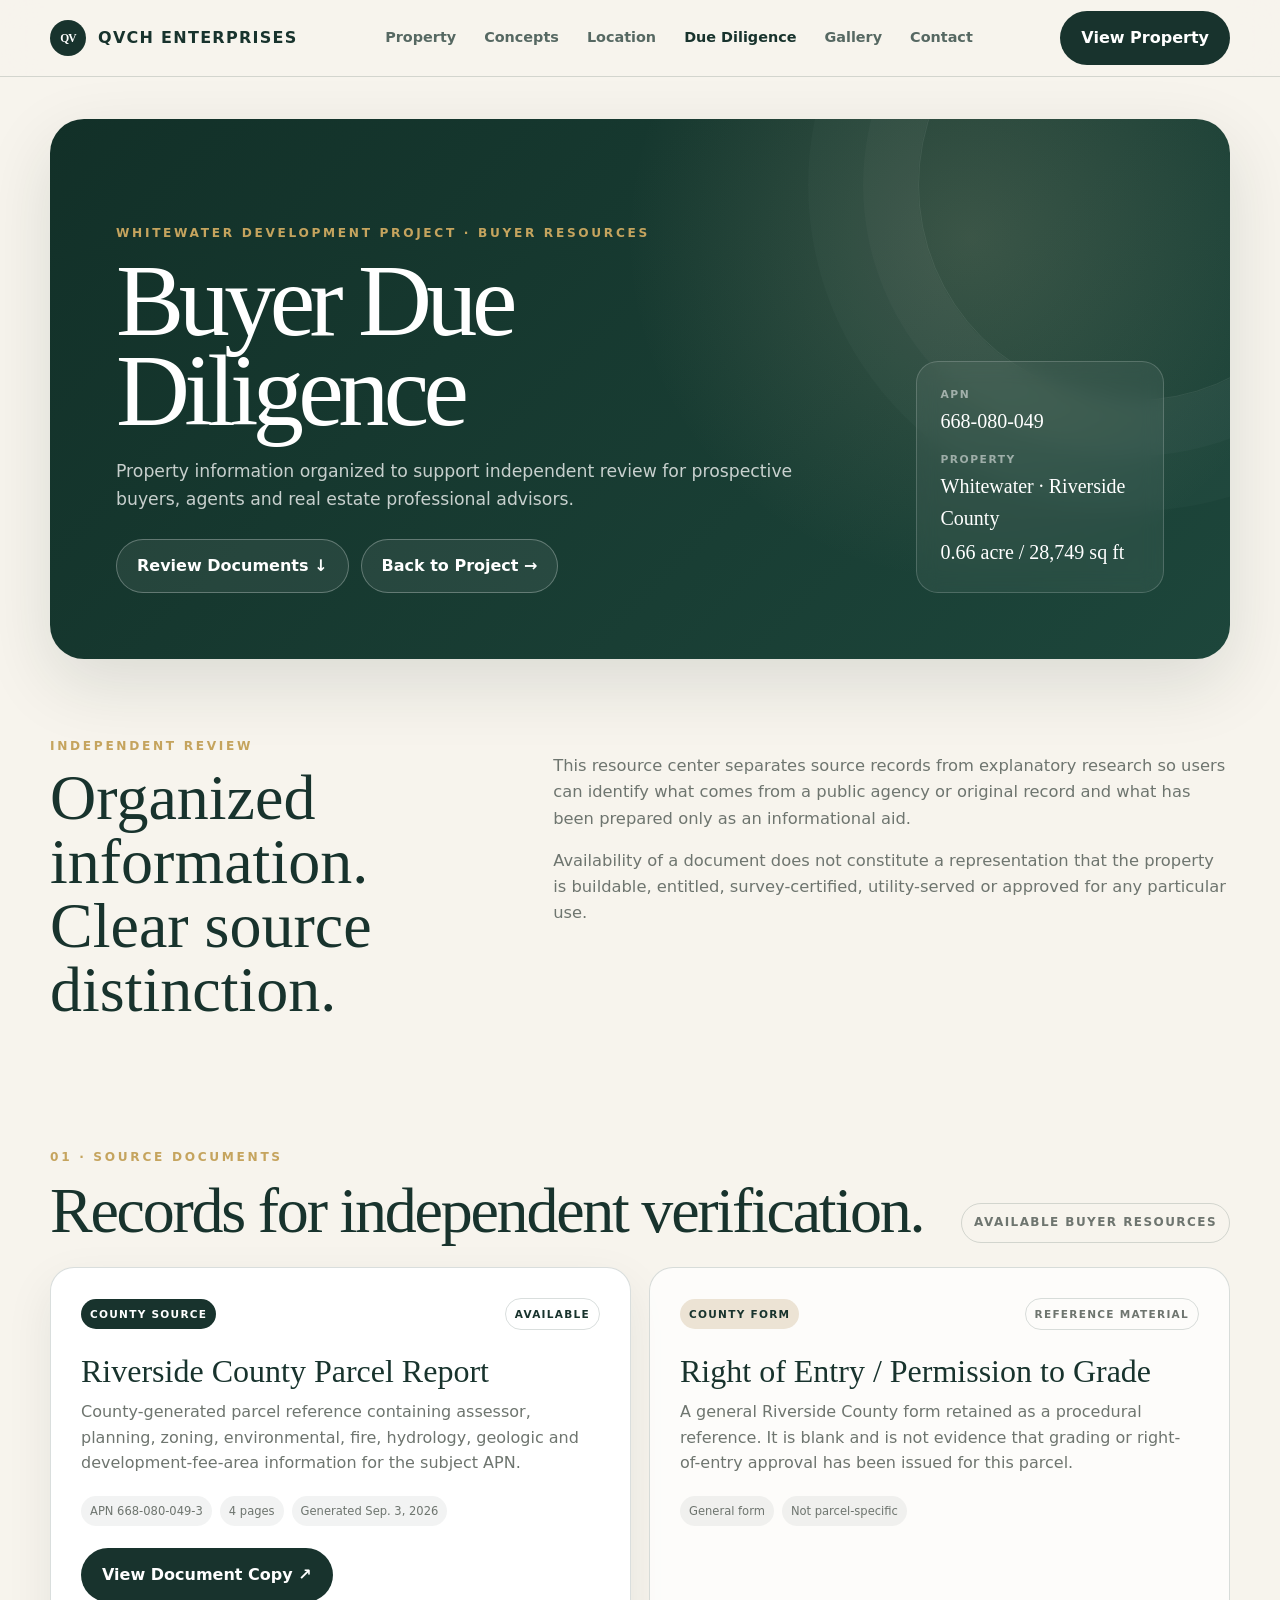
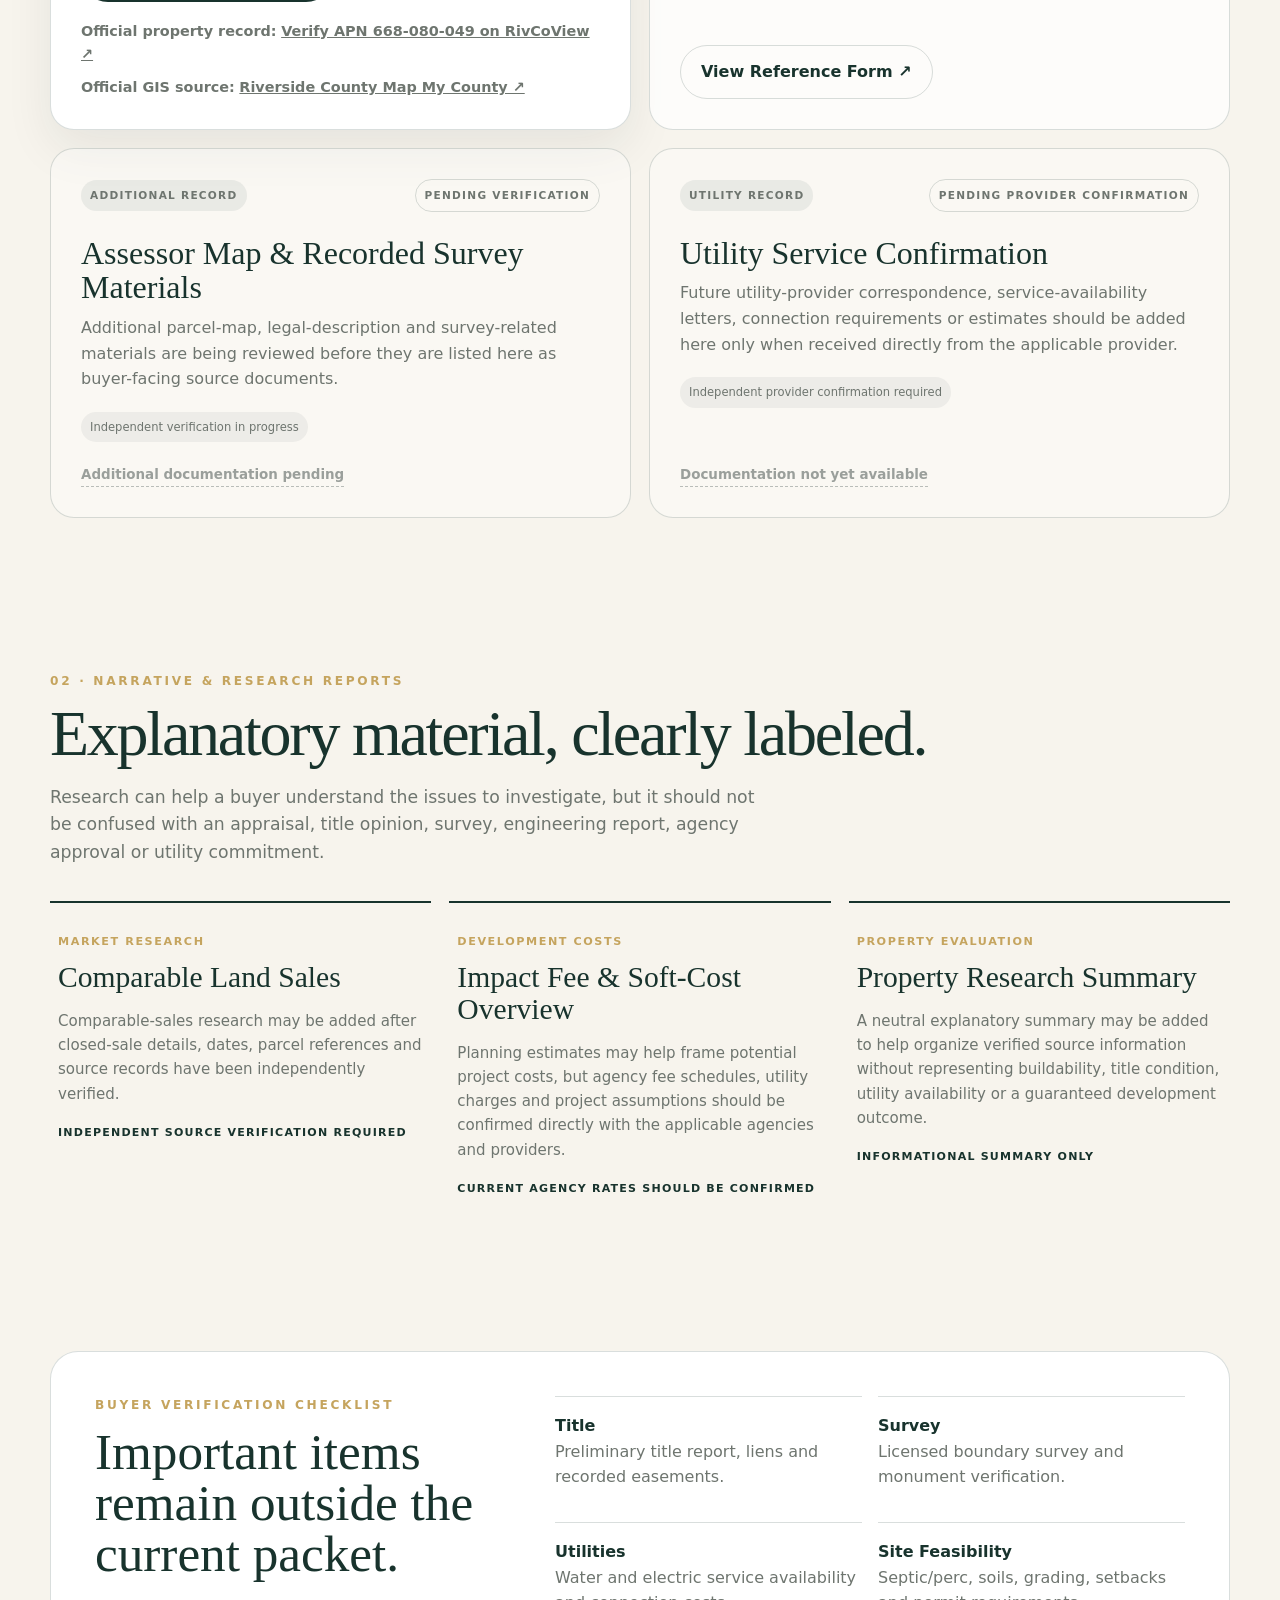
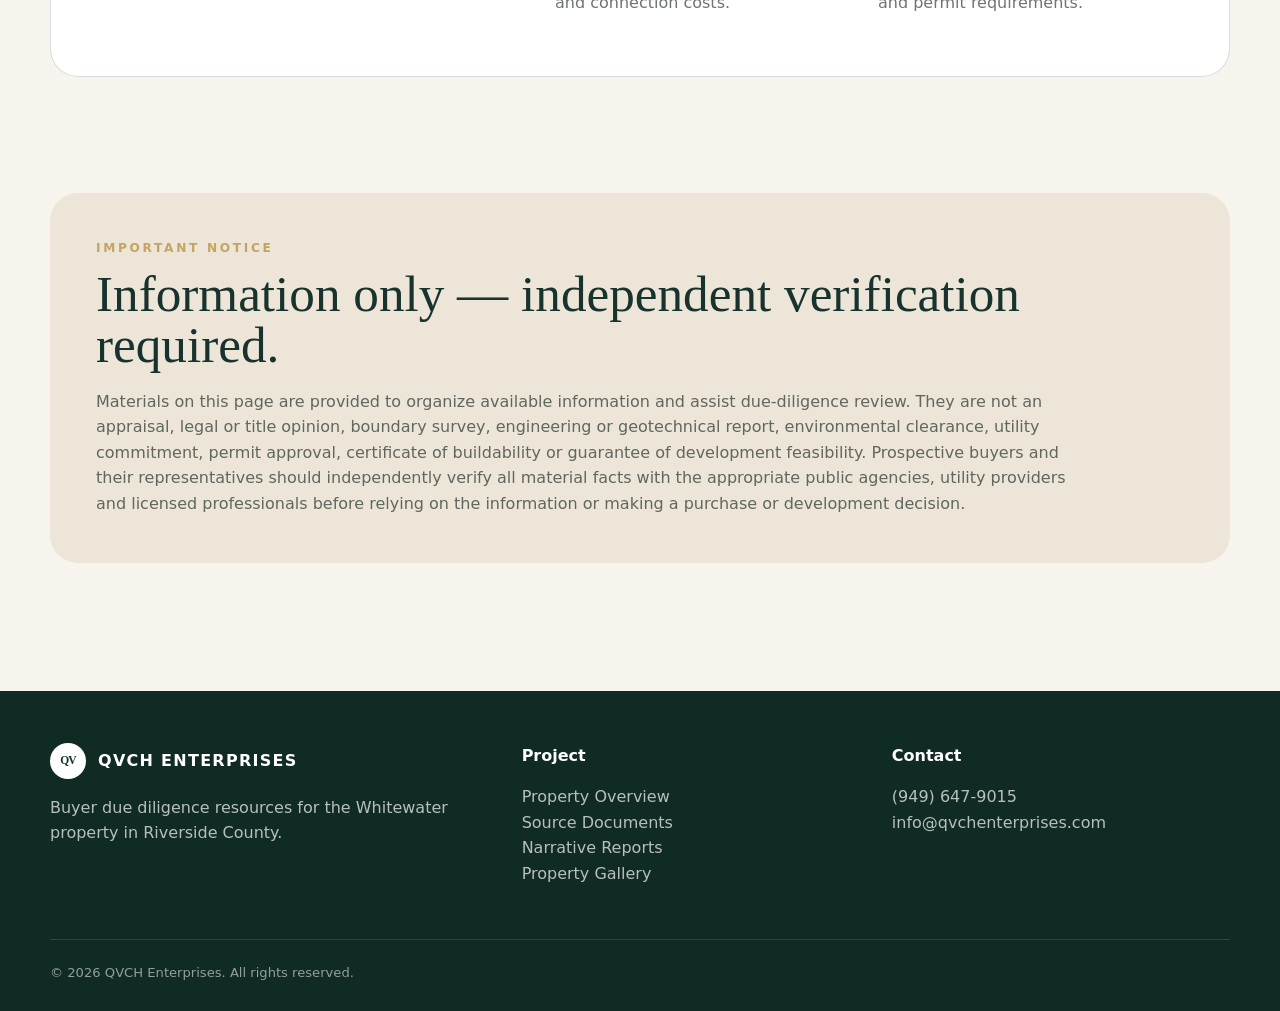
<file: due-diligence.html>
<!doctype html>
<html lang="en">
<head>
  <meta charset="utf-8">
  <meta name="viewport" content="width=device-width,initial-scale=1">
  <meta name="description" content="Buyer due diligence resources for the Whitewater property by QVCH Enterprises, APN 668-080-049.">
  <title>Buyer Due Diligence | Whitewater Property</title>
  <link rel="stylesheet" href="assets/css/styles-v4.css">
</head>
<body>
<nav class="nav">
  <div class="container nav-inner">
    <a class="brand" href="index.html"><span class="brand-mark brand-qv">QV</span><span>QVCH ENTERPRISES</span></a>
    <button class="menu-btn" aria-label="Open menu" aria-expanded="false">☰</button>
    <div class="nav-links">
      <a href="index.html#property">Property</a>
      <a href="index.html#concepts">Concepts</a>
      <a href="index.html#location">Location</a>
      <a class="active" href="due-diligence.html">Due Diligence</a>
      <a href="index.html#gallery">Gallery</a>
      <a href="index.html#contact">Contact</a>
    </div>
    <a class="nav-cta" href="index.html">View Property</a>
  </div>
</nav>

<header class="dd-hero">
  <div class="container">
    <div class="dd-hero-panel">
      <div class="dd-hero-copy">
        <div class="eyebrow">Whitewater Development Project · Buyer Resources</div>
        <h1>Buyer Due Diligence</h1>
        <p>Property information organized to support independent review for prospective buyers, agents and real estate professional advisors.</p>
        <div class="hero-actions">
          <a class="btn btn-light" href="#source-documents">Review Documents ↓</a>
          <a class="btn btn-light" href="index.html">Back to Project →</a>
        </div>
      </div>
      <div class="dd-hero-note">
        <span>APN</span><strong>668-080-049</strong>
        <span>Property</span><strong>Whitewater · Riverside County</strong><strong>0.66 acre / 28,749 sq ft</strong>
      </div>
    </div>
  </div>
</header>

<section class="section-sm">
  <div class="container dd-intro-grid">
    <div><div class="eyebrow">Independent Review</div><h2>Organized information. Clear source distinction.</h2></div>
    <div>
      <p>This resource center separates source records from explanatory research so users can identify what comes from a public agency or original record and what has been prepared only as an informational aid.</p>
      <p>Availability of a document does not constitute a representation that the property is buildable, entitled, survey-certified, utility-served or approved for any particular use.</p>
    </div>
  </div>
</section>

<section class="section-sm" id="source-documents">
  <div class="container">
    <div class="section-head-row">
      <div><div class="eyebrow">01 · Source Documents</div><h2 class="section-title compact-title">Records for independent verification.</h2></div>
      <span class="dd-status-note">Available buyer resources</span>
    </div>
    <div class="document-grid">
      <article class="document-card featured-doc">
        <div class="doc-top"><span class="doc-type source">County Source</span><span class="doc-status ready">Available</span></div>
        <h3>Riverside County Parcel Report</h3>
        <p>County-generated parcel reference containing assessor, planning, zoning, environmental, fire, hydrology, geologic and development-fee-area information for the subject APN.</p>
        <div class="doc-meta"><span>APN 668-080-049-3</span><span>4 pages</span><span>Generated Sep. 3, 2026</span></div>
        <a class="btn btn-dark" href="https://drive.google.com/file/d/18svM5lJlfaCfnuAw5YhsLQyIYKlV-qm8/view" target="_blank" rel="noopener">View Document Copy ↗</a>
        <p style="margin:18px 0 0;font-size:.9rem;"><strong>Official property record:</strong> <a href="https://rivcoview.rivcoacr.org/#/Property-Search/668080049" target="_blank" rel="noopener" style="text-decoration:underline;font-weight:800;">Verify APN 668-080-049 on RivCoView ↗</a></p>
        <p style="margin:10px 0 0;font-size:.9rem;"><strong>Official GIS source:</strong> <a href="https://gis1.countyofriverside.us/Html5Viewer/index.html?viewer=MMC_Public" target="_blank" rel="noopener" style="text-decoration:underline;font-weight:800;">Riverside County Map My County ↗</a></p>
      </article>

      <article class="document-card">
        <div class="doc-top"><span class="doc-type reference">County Form</span><span class="doc-status contextual">Reference Material</span></div>
        <h3>Right of Entry / Permission to Grade</h3>
        <p>A general Riverside County form retained as a procedural reference. It is blank and is not evidence that grading or right-of-entry approval has been issued for this parcel.</p>
        <div class="doc-meta"><span>General form</span><span>Not parcel-specific</span></div>
        <a class="btn btn-outline" href="https://drive.google.com/file/d/1dsmRkIGan6azvP2hgW1dOGWF7chAsEEo/view" target="_blank" rel="noopener">View Reference Form ↗</a>
      </article>

      <article class="document-card muted-doc">
        <div class="doc-top"><span class="doc-type pending">Additional Record</span><span class="doc-status review">Pending Verification</span></div>
        <h3>Assessor Map & Recorded Survey Materials</h3>
        <p>Additional parcel-map, legal-description and survey-related materials are being reviewed before they are listed here as buyer-facing source documents.</p>
        <div class="doc-meta"><span>Independent verification in progress</span></div>
        <span class="disabled-action">Additional documentation pending</span>
      </article>

      <article class="document-card muted-doc">
        <div class="doc-top"><span class="doc-type pending">Utility Record</span><span class="doc-status review">Pending Provider Confirmation</span></div>
        <h3>Utility Service Confirmation</h3>
        <p>Future utility-provider correspondence, service-availability letters, connection requirements or estimates should be added here only when received directly from the applicable provider.</p>
        <div class="doc-meta"><span>Independent provider confirmation required</span></div>
        <span class="disabled-action">Documentation not yet available</span>
      </article>
    </div>
  </div>
</section>

<section class="section" id="narrative-reports">
  <div class="container">
    <div class="eyebrow">02 · Narrative & Research Reports</div>
    <h2 class="section-title">Explanatory material, clearly labeled.</h2>
    <p class="lead">Research can help a buyer understand the issues to investigate, but it should not be confused with an appraisal, title opinion, survey, engineering report, agency approval or utility commitment.</p>
    <div class="report-review-grid">
      <article class="review-card"><span>Market Research</span><h3>Comparable Land Sales</h3><p>Comparable-sales research may be added after closed-sale details, dates, parcel references and source records have been independently verified.</p><strong>INDEPENDENT SOURCE VERIFICATION REQUIRED</strong></article>
      <article class="review-card"><span>Development Costs</span><h3>Impact Fee & Soft-Cost Overview</h3><p>Planning estimates may help frame potential project costs, but agency fee schedules, utility charges and project assumptions should be confirmed directly with the applicable agencies and providers.</p><strong>CURRENT AGENCY RATES SHOULD BE CONFIRMED</strong></article>
      <article class="review-card"><span>Property Evaluation</span><h3>Property Research Summary</h3><p>A neutral explanatory summary may be added to help organize verified source information without representing buildability, title condition, utility availability or a guaranteed development outcome.</p><strong>INFORMATIONAL SUMMARY ONLY</strong></article>
    </div>
  </div>
</section>

<section class="section-sm">
  <div class="container dd-callout">
    <div><div class="eyebrow">Buyer Verification Checklist</div><h2>Important items remain outside the current packet.</h2></div>
    <div class="checklist-grid">
      <p><strong>Title</strong><br>Preliminary title report, liens and recorded easements.</p>
      <p><strong>Survey</strong><br>Licensed boundary survey and monument verification.</p>
      <p><strong>Utilities</strong><br>Water and electric service availability and connection costs.</p>
      <p><strong>Site Feasibility</strong><br>Septic/perc, soils, grading, setbacks and permit requirements.</p>
    </div>
  </div>
</section>

<section class="section-sm">
  <div class="container disclaimer-panel">
    <div class="eyebrow">Important Notice</div>
    <h2>Information only — independent verification required.</h2>
    <p>Materials on this page are provided to organize available information and assist due-diligence review. They are not an appraisal, legal or title opinion, boundary survey, engineering or geotechnical report, environmental clearance, utility commitment, permit approval, certificate of buildability or guarantee of development feasibility. Prospective buyers and their representatives should independently verify all material facts with the appropriate public agencies, utility providers and licensed professionals before relying on the information or making a purchase or development decision.</p>
  </div>
</section>

<footer class="footer">
  <div class="container">
    <div class="footer-grid">
      <div><div class="brand"><span class="brand-mark brand-qv footer-mark">QV</span><span>QVCH ENTERPRISES</span></div><p>Buyer due diligence resources for the Whitewater property in Riverside County.</p></div>
      <div><strong>Project</strong><p><a href="index.html#property">Property Overview</a><br><a href="#source-documents">Source Documents</a><br><a href="#narrative-reports">Narrative Reports</a><br><a href="index.html#gallery">Property Gallery</a></p></div>
      <div><strong>Contact</strong><p><a href="tel:+19496479015">(949) 647-9015</a><br><a href="mailto:info@qvchenterprises.com">info@qvchenterprises.com</a></p></div>
    </div>
    <div class="footer-bottom">© <span data-year></span> QVCH Enterprises. All rights reserved.</div>
  </div>
</footer>

<script>
  document.querySelector('[data-year]').textContent = new Date().getFullYear();
  const menuButton = document.querySelector('.menu-btn');
  const navLinks = document.querySelector('.nav-links');
  menuButton.addEventListener('click', () => {
    const open = navLinks.classList.toggle('open');
    menuButton.setAttribute('aria-expanded', String(open));
  });
</script>
</body>
</html>
</file>
<file: assets/css/styles-v4.css>
:root{--ink:#18332d;--ink-2:#284d44;--sand:#d7c3a0;--paper:#f7f4ed;--white:#fff;--muted:#6e756f;--line:rgba(24,51,45,.16);--gold:#c5a45e;--shadow:0 24px 70px rgba(20,42,36,.12)}
*{box-sizing:border-box}html{scroll-behavior:smooth}body{margin:0;font-family:Inter,ui-sans-serif,system-ui,-apple-system,BlinkMacSystemFont,"Segoe UI",sans-serif;background:var(--paper);color:var(--ink);line-height:1.6}a{color:inherit;text-decoration:none}button{font:inherit}.container{width:min(1180px,calc(100% - 40px));margin-inline:auto}.eyebrow{font-size:.76rem;letter-spacing:.22em;text-transform:uppercase;font-weight:800;color:var(--gold)}.section{padding:96px 0}.section-sm{padding:58px 0}.section-title{font-family:Georgia,"Times New Roman",serif;font-size:clamp(2.25rem,5vw,4.9rem);line-height:.98;margin:12px 0 18px;font-weight:500;letter-spacing:-.035em}.lead{font-size:1.08rem;color:var(--muted);max-width:720px}
.nav{position:sticky;top:0;z-index:100;background:rgba(247,244,237,.92);backdrop-filter:blur(18px);border-bottom:1px solid var(--line)}.nav-inner{min-height:76px;display:flex;align-items:center;justify-content:space-between;gap:24px}.brand{display:flex;align-items:center;gap:12px;font-weight:900;letter-spacing:.08em}.brand-mark{width:36px;height:36px;border-radius:50%;display:grid;place-items:center;background:var(--ink);color:white;font-family:Georgia,serif;font-size:1.08rem}.brand-qv{font-size:.72rem;letter-spacing:-.08em;font-family:Georgia,"Times New Roman",serif;font-weight:700}.nav-links{display:flex;align-items:center;gap:28px;font-size:.9rem;font-weight:700}.nav-links a{opacity:.72}.nav-links a:hover,.nav-links a.active{opacity:1}.nav-cta,.btn{display:inline-flex;align-items:center;justify-content:center;gap:10px;padding:13px 20px;border-radius:999px;font-weight:800;border:1px solid transparent;transition:.2s ease}.btn-dark,.nav-cta{background:var(--ink);color:white}.btn-dark:hover,.nav-cta:hover{background:var(--ink-2)}.btn-light{border-color:rgba(255,255,255,.28);color:white;background:rgba(255,255,255,.07)}.btn-outline{border-color:var(--line);background:transparent}.menu-btn{display:none;border:0;background:transparent;font-size:1.5rem;color:var(--ink)}.hero-actions{display:flex;gap:12px;flex-wrap:wrap;margin-top:26px}
.footer{background:#102a24;color:white;padding:52px 0 28px;margin-top:70px}.footer-grid{display:grid;grid-template-columns:1.3fr 1fr 1fr;gap:32px}.footer p,.footer a{color:rgba(255,255,255,.7)}.footer-bottom{border-top:1px solid rgba(255,255,255,.12);margin-top:36px;padding-top:22px;font-size:.82rem;color:rgba(255,255,255,.55)}.footer-mark{background:white;color:var(--ink)}
.section-head-row{display:flex;justify-content:space-between;align-items:end;gap:20px;flex-wrap:wrap;margin-bottom:24px}.compact-title{font-size:clamp(2.5rem,5vw,4.1rem);margin-bottom:0}
.dd-hero{padding:42px 0 20px}.dd-hero-panel{min-height:540px;border-radius:34px;padding:66px;display:grid;grid-template-columns:1.5fr .5fr;gap:54px;align-items:end;background:radial-gradient(circle at 78% 22%,rgba(215,195,160,.18),transparent 34%),linear-gradient(135deg,#123028,#1d463b);color:white;box-shadow:var(--shadow);overflow:hidden;position:relative}.dd-hero-panel:after{content:"";position:absolute;right:-120px;top:-150px;width:430px;height:430px;border:1px solid rgba(255,255,255,.08);border-radius:50%;box-shadow:0 0 0 55px rgba(255,255,255,.025),0 0 0 110px rgba(255,255,255,.018)}.dd-hero-copy{position:relative;z-index:1}.dd-hero-copy h1{font-family:Georgia,serif;font-size:clamp(4rem,8vw,7.4rem);font-weight:500;letter-spacing:-.055em;line-height:.88;margin:12px 0 22px}.dd-hero-copy p{font-size:1.08rem;max-width:720px;color:rgba(255,255,255,.76)}.dd-hero-note{position:relative;z-index:1;padding:24px;border:1px solid rgba(255,255,255,.18);border-radius:22px;background:rgba(255,255,255,.06);backdrop-filter:blur(10px)}.dd-hero-note span{display:block;font-size:.67rem;letter-spacing:.14em;text-transform:uppercase;color:rgba(255,255,255,.52);font-weight:800;margin-top:14px}.dd-hero-note span:first-child{margin-top:0}.dd-hero-note strong{display:block;font-family:Georgia,serif;font-size:1.25rem;font-weight:500;margin-top:2px}
.dd-intro-grid{display:grid;grid-template-columns:.8fr 1.2fr;gap:52px}.dd-intro-grid h2{font-family:Georgia,serif;font-size:clamp(2.6rem,5vw,4.5rem);font-weight:500;line-height:1;margin:10px 0}.dd-intro-grid p{color:var(--muted);font-size:1.02rem}.dd-status-note{font-size:.75rem;letter-spacing:.12em;text-transform:uppercase;font-weight:800;color:var(--muted);padding:9px 12px;border:1px solid var(--line);border-radius:999px}.document-grid{display:grid;grid-template-columns:1fr 1fr;gap:18px}.document-card{border:1px solid var(--line);border-radius:24px;padding:30px;background:rgba(255,255,255,.72);display:flex;flex-direction:column;min-height:330px}.document-card.featured-doc{background:white;box-shadow:0 18px 48px rgba(20,42,36,.08)}.muted-doc{background:rgba(255,255,255,.35)}.doc-top{display:flex;justify-content:space-between;align-items:center;gap:12px;flex-wrap:wrap}.doc-type,.doc-status{font-size:.66rem;letter-spacing:.12em;text-transform:uppercase;font-weight:900;padding:7px 9px;border-radius:999px}.doc-type.source{background:var(--ink);color:white}.doc-type.reference{background:#ece3d4;color:var(--ink)}.doc-type.pending{background:rgba(24,51,45,.07);color:var(--muted)}.doc-status{border:1px solid var(--line)}.doc-status.ready{color:var(--ink)}.doc-status.contextual,.doc-status.review{color:var(--muted)}.document-card h3{font-family:Georgia,serif;font-size:2rem;font-weight:500;line-height:1.08;margin:24px 0 10px}.document-card p{color:var(--muted);margin-top:0}.doc-meta{display:flex;flex-wrap:wrap;gap:8px;margin:4px 0 22px}.doc-meta span{font-size:.72rem;background:rgba(24,51,45,.055);border-radius:999px;padding:6px 9px;color:var(--muted)}.document-card .btn{align-self:flex-start;margin-top:auto}.disabled-action{margin-top:auto;align-self:flex-start;font-weight:800;font-size:.84rem;color:#9a9f9b;border-bottom:1px dashed #b9bdb9}
.report-review-grid{display:grid;grid-template-columns:repeat(3,1fr);gap:18px;margin-top:34px}.review-card{border-top:2px solid var(--ink);padding:24px 8px 0}.review-card>span{font-size:.7rem;letter-spacing:.14em;text-transform:uppercase;font-weight:900;color:var(--gold)}.review-card h3{font-family:Georgia,serif;font-size:1.85rem;line-height:1.08;font-weight:500;margin:10px 0}.review-card p{color:var(--muted);font-size:.94rem}.review-card strong{display:block;margin-top:18px;font-size:.69rem;letter-spacing:.11em;color:var(--ink)}.dd-callout{background:white;border:1px solid var(--line);border-radius:28px;padding:44px;display:grid;grid-template-columns:.8fr 1.2fr;gap:40px}.dd-callout h2{font-family:Georgia,serif;font-size:clamp(2.2rem,4vw,3.5rem);font-weight:500;line-height:1;margin:10px 0}.checklist-grid{display:grid;grid-template-columns:1fr 1fr;gap:16px}.checklist-grid p{margin:0;padding:16px 0;border-top:1px solid var(--line);color:var(--muted)}.checklist-grid strong{color:var(--ink)}.disclaimer-panel{background:#ece5d8;border-radius:28px;padding:46px}.disclaimer-panel h2{font-family:Georgia,serif;font-size:clamp(2.3rem,4vw,3.8rem);font-weight:500;line-height:1;margin:10px 0 18px}.disclaimer-panel p{color:#5f675f;max-width:1000px;margin-bottom:0}
@media(max-width:900px){.nav-links{display:none;position:absolute;left:20px;right:20px;top:74px;background:var(--paper);border:1px solid var(--line);border-radius:18px;padding:18px;flex-direction:column;align-items:flex-start;box-shadow:var(--shadow)}.nav-links.open{display:flex}.menu-btn{display:block}.nav-cta{display:none}.footer-grid{grid-template-columns:1fr 1fr}.footer-grid>div:first-child{grid-column:1/3}.dd-hero-panel,.dd-intro-grid,.dd-callout{grid-template-columns:1fr}.dd-hero-panel{padding:48px 34px}.document-grid,.report-review-grid{grid-template-columns:1fr 1fr}.report-review-grid article:last-child{grid-column:1/3}.checklist-grid{grid-template-columns:1fr 1fr}}
@media(max-width:620px){.container{width:min(100% - 28px,1180px)}.section{padding:72px 0}.footer-grid{grid-template-columns:1fr}.footer-grid>div:first-child{grid-column:auto}.dd-hero{padding-top:20px}.dd-hero-panel{min-height:auto;padding:42px 24px;border-radius:28px}.dd-hero-copy h1{font-size:3.7rem}.document-grid,.report-review-grid,.checklist-grid{grid-template-columns:1fr}.report-review-grid article:last-child{grid-column:auto}.document-card{padding:24px;min-height:0}.dd-callout,.disclaimer-panel{padding:30px 24px}}
</file>
